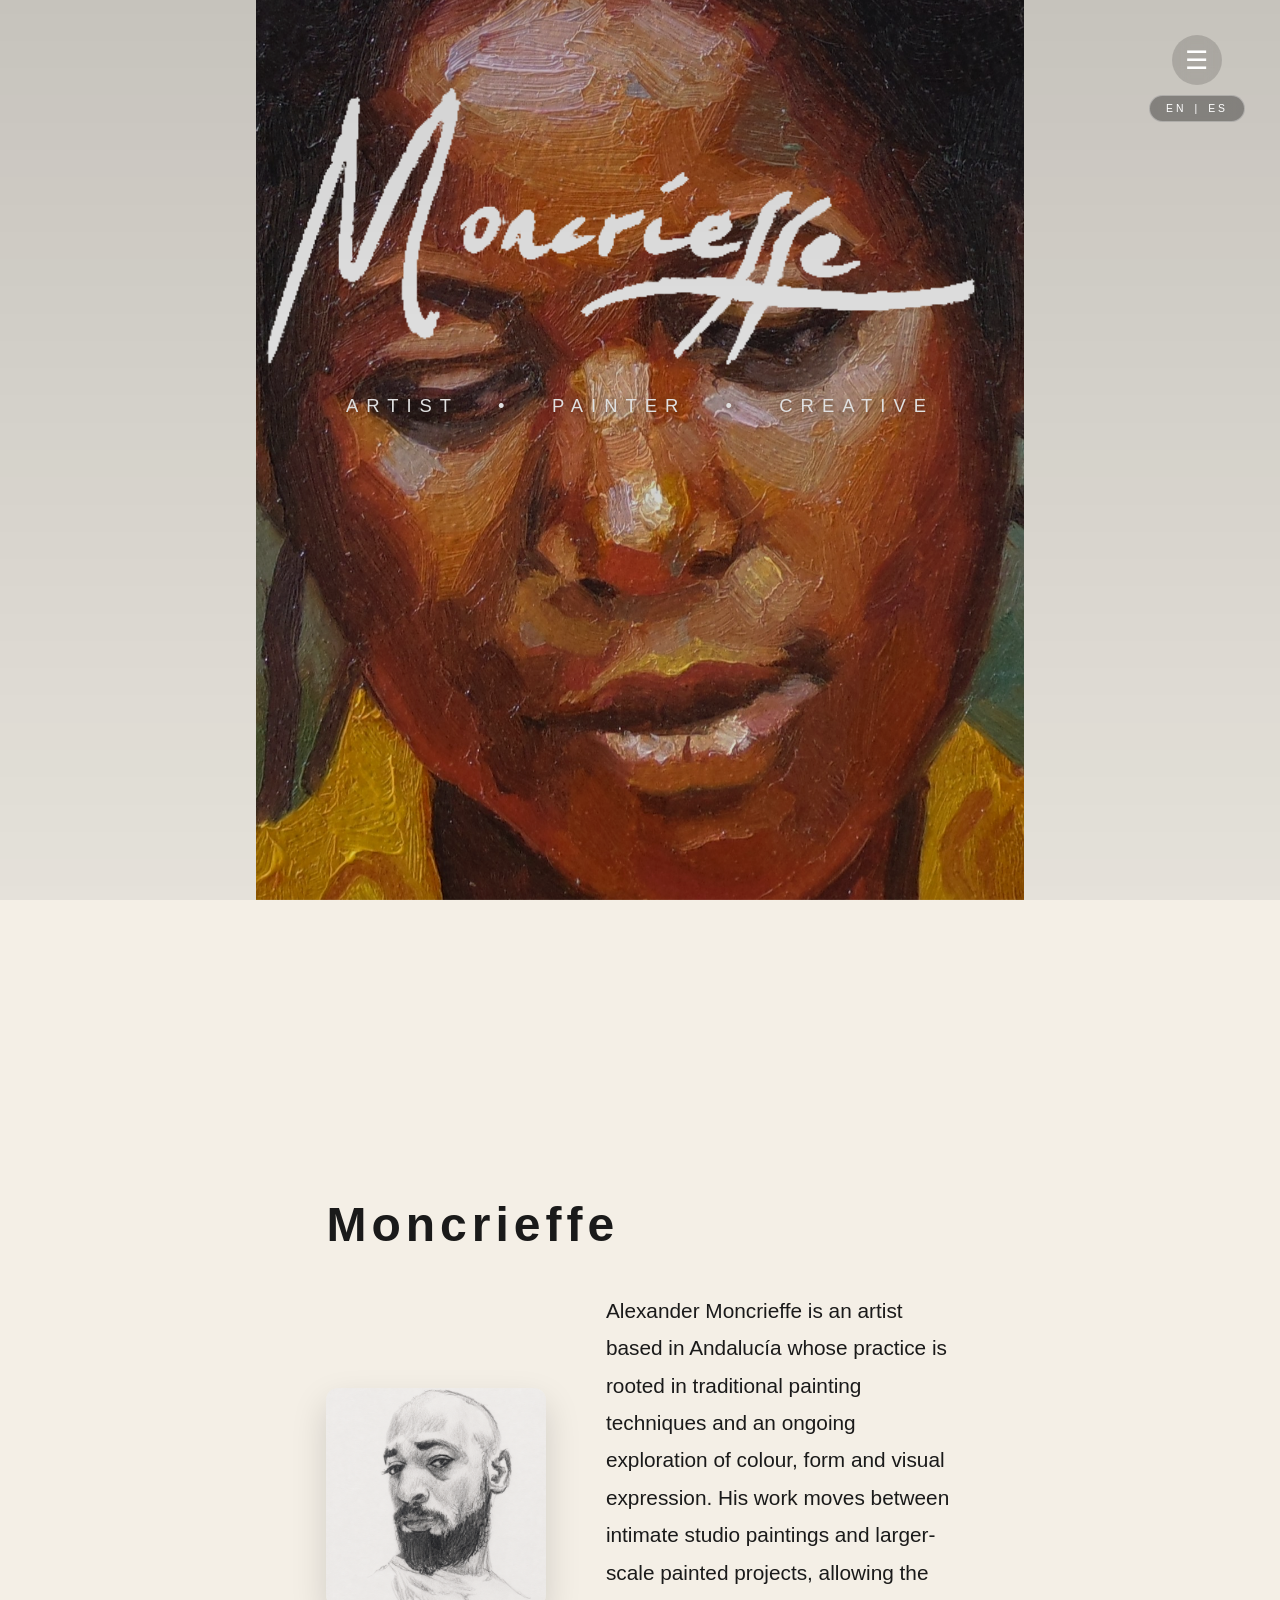
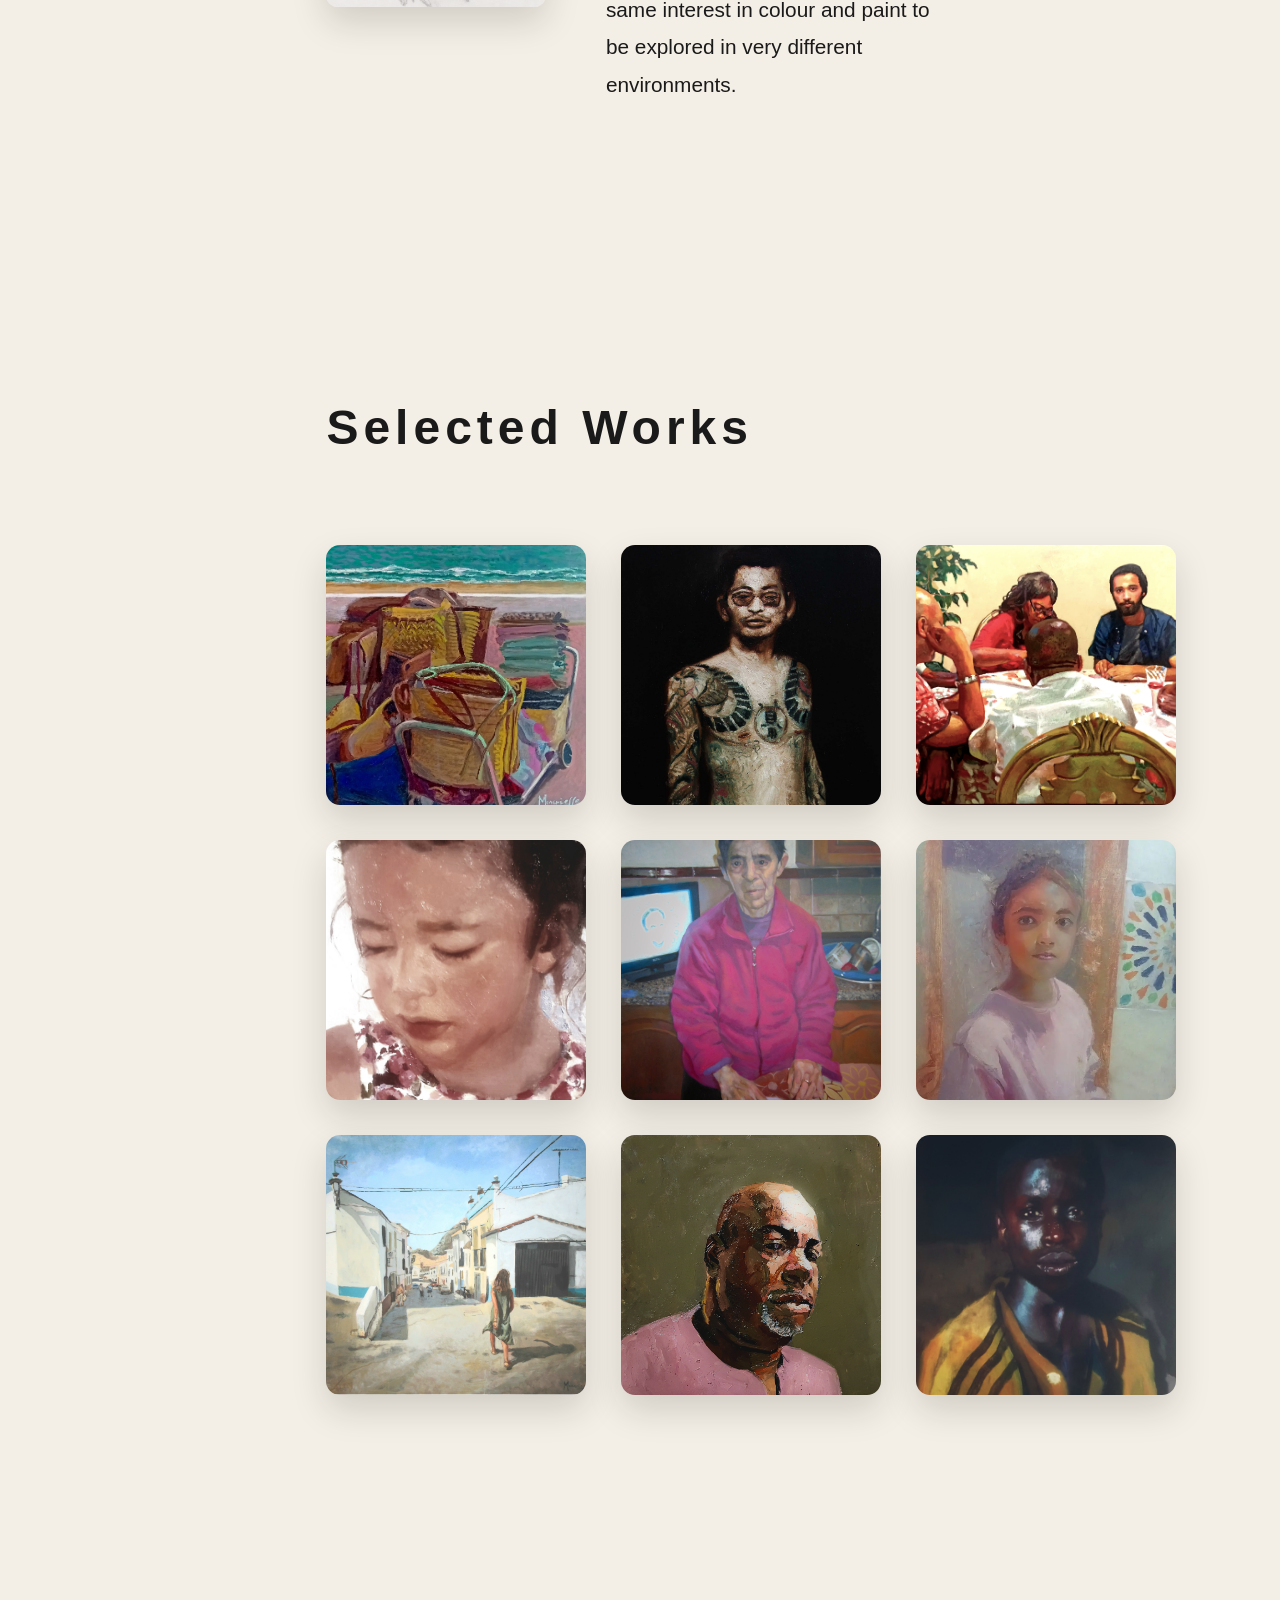
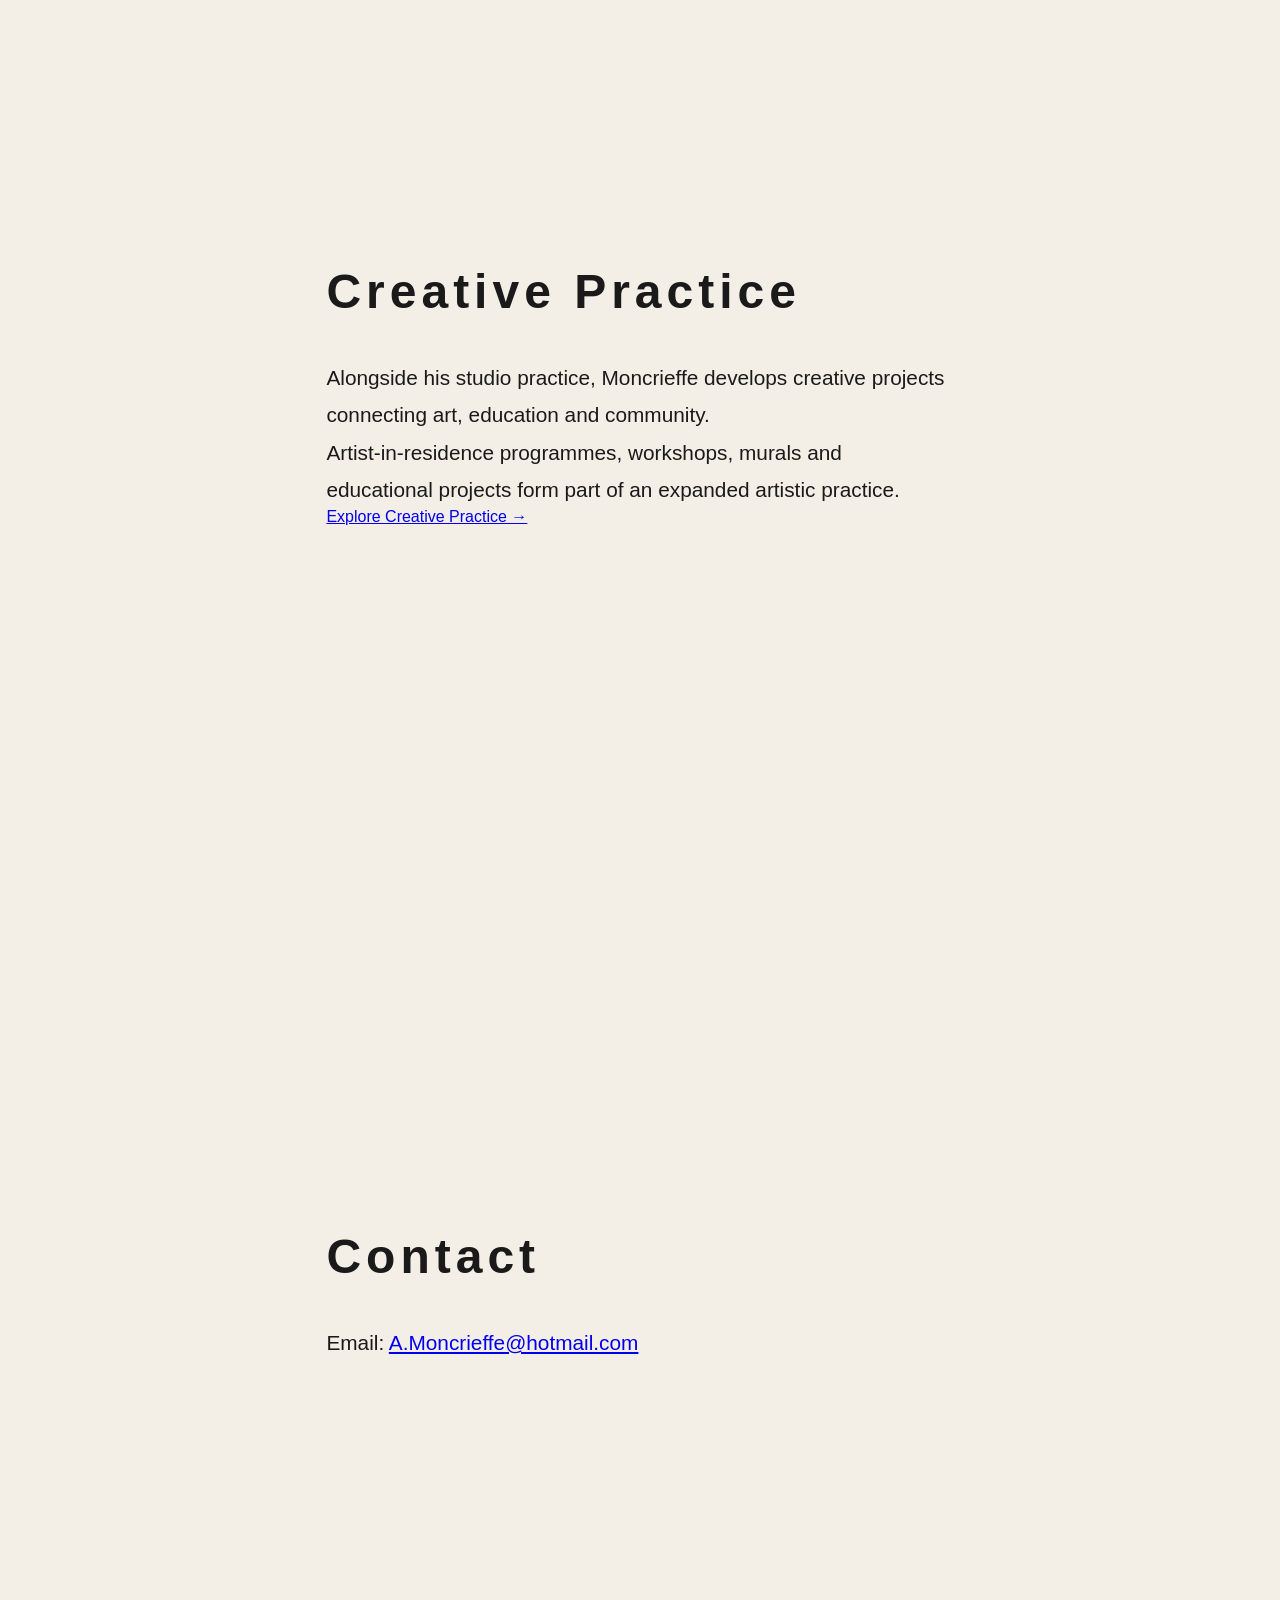
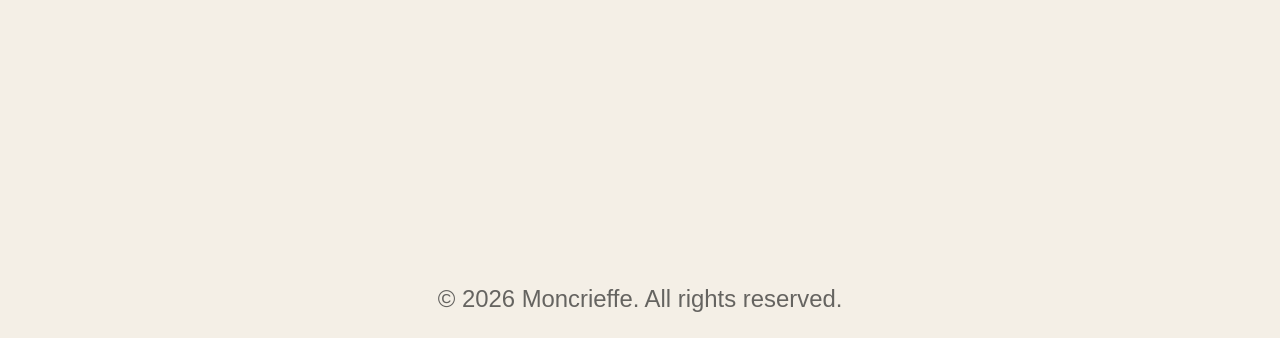
<file: index.html>
﻿<!DOCTYPE html>
<html lang="en">

<head>

<meta charset="UTF-8">
<meta name="viewport" content="width=device-width, initial-scale=1.0">

<title>MONCRIEFFE</title>

<link rel="stylesheet" href="style.css">

</head>

<body>

<nav class="nav-wrapper">

    <div class="main-nav">

        <a href="#about" data-en="Artist" data-es="Artista">Artist</a>
        <a href="#works" data-en="Works" data-es="Obras">Works</a>
        <a href="#shop">Shop</a>
        <a href="#practice" data-en="Creative Practice" data-es="Práctica Creativa">Creative Practice</a>
        <a href="#contact" data-en="Contact" data-es="Contacto">Contact</a>

    </div>

    <div class="nav-buttons">

<button class="menu-toggle">☰</button>

<div class="language-switch">
<button onclick="setLanguage('en')">EN</button>
<span>|</span>
<button onclick="setLanguage('es')">ES</button>
</div>

</div>

</nav>


<header class="hero">

    <img src="images/hero.jpg" class="hero-image" alt="Moncrieffe">

    <div class="hero-overlay">

    <img src="images/logo.png" class="logo" alt="Moncrieffe Logo">

    <h1 class="tagline">
        <span data-en="ARTIST" data-es="ARTISTA">ARTIST</span> &nbsp;&nbsp;•&nbsp;&nbsp; <span data-en="PAINTER" data-es="PINTOR">PAINTER</span> &nbsp;&nbsp;•&nbsp;&nbsp; <span data-en="CREATIVE" data-es="CREATIVO">CREATIVE</span>
    </h1>

</div>

</header>

<section class="content">

    <section id="about">

    <h2>Moncrieffe</h2>

    <div class="about-layout">

        <img src="images/artist.jpg" class="artist-drawing artwork" alt="Drawing of Alexander Moncrieffe">

        <p id="about-text">
            Alexander Moncrieffe is an artist based in Andalucía whose practice is rooted in traditional painting techniques and an ongoing exploration of colour, form and visual expression. His work moves between intimate studio paintings and larger-scale painted projects, allowing the same interest in colour and paint to be explored in very different environments.</p>

    </div>

</section>

    <section id="works">

        <h2 data-en="Selected Works" data-es="Obras Seleccionadas">Selected Works</h2>

        <div class="gallery">

            <img src="images/portfolio-banner.png" class="artwork" alt="Selected Works">
            <img src="images/20201031_123405.jpg" class="artwork" alt="Artwork 20201031">

            <img src="images/work-03.jpg" class="artwork" alt="Artwork 3">

            <img src="images/work-04.jpg" class="artwork" alt="Artwork 4">

            <img src="images/work-05.jpg" class="artwork" alt="Artwork 5">

            <img src="images/work-02.jfif" class="artwork" alt="Moncrieffe Artwork">

            <img src="images/MAR.jpg" class="artwork" alt="MAR Artwork">

            <img src="images/20200207_194946.jpg" class="artwork" alt="Artwork">

            <img src="images/1000073651.jpg" class="artwork" alt="Artwork">

        </div>

    </section>
    <section id="practice">

        <h2 data-en="Creative Practice" data-es="Práctica Creativa">Creative Practice</h2>

        <p>
            <span data-en="Alongside his studio practice, Moncrieffe develops creative projects" data-es="Junto a su trabajo de estudio, Moncrieffe desarrolla proyectos creativos">Alongside his studio practice, Moncrieffe develops creative projects</span>
            connecting art, education and community.
        </p>

        <p>
            <span data-en="Artist-in-residence programmes, workshops, murals and educational" data-es="Los programas de artista en residencia, los talleres, los murales y los proyectos educativos">Artist-in-residence programmes, workshops, murals and educational</span>
            <span data-en="projects form part of an expanded artistic practice." data-es="forman parte de una práctica artística más amplia.">projects form part of an expanded artistic practice.</span>
        </p>

        <a href="creative-practice.html">
            <span data-en="Explore Creative Practice →" data-es="Explorar la Práctica Creativa →">Explore Creative Practice →</span>
        </a>

    </section>



    

    <section id="contact">

        <h2 data-en="Contact" data-es="Contacto">Contact</h2>

        <p>
            Email:
            <a href="mailto:A.Moncrieffe@hotmail.com">
                A.Moncrieffe@hotmail.com
            </a>
        </p>

    </section>

</section>



<div id="lightbox">
<img id="lightbox-image">
</div>

<script>

const images=document.querySelectorAll(".artwork");
const box=document.getElementById("lightbox");
const boxImage=document.getElementById("lightbox-image");

images.forEach(img=>{
    img.onclick=()=>{
        boxImage.src=img.src;
        box.style.display="flex";
    }
});

box.onclick=()=>{
    box.style.display="none";
};


const navWrapper=document.querySelector(".nav-wrapper");
const menuToggle=document.querySelector(".menu-toggle");
const navLinks=document.querySelectorAll(".main-nav a");


menuToggle.onclick=()=>{

    navWrapper.classList.toggle("open");

};


navLinks.forEach(link=>{

    link.onclick=()=>{

        navWrapper.classList.remove("open");

    }

});


window.addEventListener("scroll",()=>{

    navWrapper.classList.remove("open");

});


function setLanguage(language){

    document.querySelectorAll("[data-en]").forEach(element => {

        if(language === "es"){
            element.textContent = element.dataset.es;
        } else {
            element.textContent = element.dataset.en;
        }

    });

    const aboutText = document.getElementById("about-text");

    if(language === "es"){
        aboutText.textContent = "Alexander Moncrieffe es un artista afincado en Andalucía cuya práctica se basa en técnicas tradicionales de pintura y en una exploración continua del color, la forma y la expresión visual. Su trabajo se mueve entre pinturas de estudio de carácter íntimo y proyectos pictóricos de mayor escala, permitiendo explorar el mismo interés por el color y la pintura en entornos muy diferentes.";
    } else {
        aboutText.textContent = "Alexander Moncrieffe is an artist based in Andalucía whose practice is rooted in traditional painting techniques and an ongoing exploration of colour, form and visual expression. His work moves between intimate studio paintings and larger-scale painted projects, allowing the same interest in colour and paint to be explored in very different environments.";
    }

    document.documentElement.lang = language;
}

</script>


<footer class="site-footer">

    <p data-en="© 2026 Moncrieffe. All rights reserved."
       data-es="© 2026 Moncrieffe. Todos los derechos reservados.">
        © 2026 Moncrieffe. All rights reserved.
    </p>

</footer>
</body>


</html>
</file>
<file: style.css>
﻿* {
margin:0;
padding:0;
box-sizing:border-box;
}


body {

background:#f4efe6;
color:#1a1a1a;
font-family:Arial, Helvetica, sans-serif;

}



.hero {

    background:#f2eee6;


height:100vh;
width:100%;
position:relative;
overflow:hidden;

}



.hero-image {

    width:100%;
    height:100%;
    object-fit:cover;
    object-position:center 5%;
    filter:saturate(0.95) contrast(1.05) brightness(0.92);

}



.logo-overlay {

position:fixed;
top:70px;
left:50%;
transform:translateX(-50%);
text-align:center;
z-index:2;

}



.logo-overlay img {

width:650px;
max-width:80vw;
filter:brightness(0) invert(1);

}



.logo-overlay h2 {

color:white;
font-size:1.2rem;
letter-spacing:8px;
margin-top:25px;
font-weight:300;

}



section {

min-height:100vh;
padding:100px 15%;
display:flex;
flex-direction:column;
justify-content:center;

}



section h2 {

font-size:3rem;
letter-spacing:5px;
margin-bottom:40px;

}



section p {

font-size:1.3rem;
line-height:1.8;
max-width:800px;

}



.about,
.studio,
.portfolio,
.contact {

background:#ebe3d6;

}

.hero::after {

    content:"";
    position:fixed;
    inset:0;
    background:linear-gradient(
        rgba(0,0,0,0.18),
        rgba(0,0,0,0.05)
    );

    pointer-events:none;

}


@media (min-width:769px) {

.hero-image {

    width:60%;
    position:relative;
    left:50%;
    transform:translateX(-50%);
    height:100%;
    object-fit:cover;
    margin:auto;
    object-position:center 15%;

}

}



.portfolio-section{
    max-width:1200px;
    margin:120px auto;
    padding:0 40px;
    text-align:center;
}

.portfolio-section h2{
    font-size:3rem;
    margin-bottom:40px;
    font-weight:300;
    letter-spacing:2px;
}

.portfolio-banner{
    width:100%;
    max-width:1100px;
    display:block;
    margin:0 auto 40px auto;
    border-radius:8px;
    box-shadow:0 20px 50px rgba(0,0,0,.18);
}

.portfolio-intro{
    max-width:800px;
    margin:auto;
    font-size:1.15rem;
    line-height:1.8;
    color:#555;
}


.hero{
    position:relative;
}

.hero-overlay{
    position:absolute;
    inset:0;
    display:flex;
    flex-direction:column;
    justify-content:flex-start;
    align-items:center;
    padding-top:40px;
    pointer-events:none;
}



.tagline{
    margin-top:20px;
    color:white;
    font-size:1.15rem;
    letter-spacing:8px;
    font-weight:300;
    text-transform:uppercase;
    text-shadow:0 2px 10px rgba(0,0,0,.45);
}


.logo{
    width:min(900px,85vw);
    height:auto;
    filter: brightness(0) invert(1);
}


.main-nav{
    position:fixed;
    top:35px;
    left:50%;
    transform:translateX(-50%);
    z-index:10;
    display:flex;
    gap:45px;
}

.main-nav a{
    color:white;
    text-decoration:none;
    font-size:0.9rem;
    letter-spacing:3px;
    text-transform:uppercase;
    font-weight:300;
    text-shadow:0 2px 8px rgba(0,0,0,.5);
    transition:opacity .3s ease;
}

.main-nav a:hover{
    opacity:.6;
}

html{
    scroll-behavior:smooth;
}

@media(max-width:700px){

    .main-nav{
        gap:15px;
        top:20px;
    }

    .main-nav a{
        font-size:.65rem;
        letter-spacing:1px;
    }

}


.main-nav{
    background:rgba(0,0,0,0.15);
    backdrop-filter:blur(8px);
    padding:15px 30px;
    border-radius:40px;
}





/* FINAL SINGLE MOBILE SYSTEM */


/* SINGLE MOBILE HERO RULE */

@media (max-width:768px){

html,body{
    width:100%;
    max-width:100%;
    overflow-x:hidden;
}

.hero{
    width:100%;
    height:100vh;
    position:relative;
    overflow:hidden;
}

.hero-image{
    position:absolute;
    top:0;
    left:0;
    width:100%;
    height:100%;
    object-fit:cover;
    object-position:center center;
}

.hero-overlay{
    position:absolute;
    inset:0;
    width:100%;
    height:100%;
    display:flex;
    flex-direction:column;
    align-items:center;
    justify-content:flex-start;
    padding-top:40px;
}

.logo{
    width:80%;
    margin:0 auto;
}

.tagline{
    width:100%;
    text-align:center;
}

}


/* DESKTOP PARALLAX SMOOTHING ONLY */

@media (min-width:769px){

.hero-image{
    transform-origin:center center;
    will-change:transform;
}

}




/* ==============================
   MONCRIEFFE ART GALLERY
   ============================== */


.gallery{

    display:grid;

    grid-template-columns:
    repeat(auto-fit,minmax(260px,1fr));

    gap:35px;

    max-width:1100px;

    margin:50px auto;

}



.artwork{

    width:100%;

    aspect-ratio:1 / 1;

    object-fit:cover;

    border-radius:14px;

    cursor:pointer;

    box-shadow:
    0 15px 35px rgba(0,0,0,.15);

    transition:
    transform .35s ease,
    box-shadow .35s ease;

}



.artwork:hover{

    transform:translateY(-8px);

    box-shadow:
    0 25px 45px rgba(0,0,0,.25);

}



/* BLURRED IMAGE VIEWER */


#lightbox{

    display:none;

    position:fixed;

    inset:0;

    z-index:9999;

    align-items:center;

    justify-content:center;

    background:rgba(0,0,0,.25);

    backdrop-filter:blur(18px);

}



#lightbox img{

    max-width:85vw;

    max-height:85vh;

    border-radius:14px;

    box-shadow:
    0 25px 60px rgba(0,0,0,.35);

}



@media(max-width:768px){

.gallery{

    grid-template-columns:1fr;

}


.artwork{

    width:90vw;

}

}


/* ==============================
   DESKTOP GLASS HAMBURGER NAV
   ============================== */


.nav-wrapper{

    position:fixed;

    top:35px;

    right:35px;

    z-index:9999;

    display:flex;

    align-items:center;

    gap:10px;

}


/* CLOSED MENU PILL */

.main-nav{

    display:flex;

    align-items:center;

    gap:35px;

    background:rgba(0,0,0,0.15);

    backdrop-filter:blur(8px);

    padding:15px 30px;

    border-radius:40px;

    overflow:hidden;

    max-width:0;

    opacity:0;

    transform-origin:right center;

    transition:
    max-width .45s ease,
    opacity .3s ease;

}


/* OPEN STATE */

.nav-wrapper.open .main-nav{

    max-width:600px;

    opacity:1;

}



.main-nav a{

    color:white;

    text-decoration:none;

    font-size:.9rem;

    letter-spacing:3px;

    text-transform:uppercase;

    white-space:nowrap;

}



.menu-toggle{

    width:50px;

    height:50px;

    border-radius:50%;

    border:none;

    cursor:pointer;

    font-size:26px;

    color:white;

    background:rgba(0,0,0,.15);

    backdrop-filter:blur(8px);

}


.menu-toggle:hover{

    opacity:.7;

}


/* ==============================
   MOBILE NAVIGATION + GALLERY
   ============================== */


@media(max-width:768px){





/* mobile keeps same glass pill style */

.nav-wrapper{

    right:15px;
    top:20px;

}


.nav-wrapper.open .main-nav{

    max-width:90vw;

}


.main-nav{

    flex-direction:row;

    align-items:center;

    gap:18px;

    padding:12px 20px;

}


.main-nav a{

    font-size:.65rem;

    letter-spacing:1px;

}


/* mobile gallery */

.gallery{

    grid-template-columns:1fr;

    gap:25px;

}


.artwork{

    width:90vw;

    margin:auto;

}


}





/* MOBILE NAV WIDTH FIX */

@media(max-width:768px){

.nav-wrapper.open .main-nav{

    max-width:calc(100vw - 30px);

}


.main-nav{

    gap:12px;

    padding:12px 18px;

}


.main-nav a{

    font-size:.58rem;

    letter-spacing:1px;

    white-space:nowrap;

}

}


/* ==============================
   MOBILE NAV WIDTH CORRECTION
   ============================== */

@media(max-width:768px){

.nav-wrapper.open .main-nav{

    max-width:calc(100vw - 40px);
    box-sizing:border-box;

}


.main-nav{

    gap:10px;
    padding:12px 16px;
    box-sizing:border-box;

}


.main-nav a{

    font-size:.55rem;
    letter-spacing:1px;
    white-space:nowrap;

}

}


/* ==============================
   MOBILE NAV FINAL WIDTH FIX
   ============================== */

@media(max-width:768px){

.nav-wrapper{

    right:15px;

}


.nav-wrapper.open .main-nav{

    max-width:calc(100vw - 80px);

}


.main-nav{

    gap:10px;

    padding:10px 14px;

}


.main-nav a{

    font-size:.48rem;

    letter-spacing:.8px;

}


.menu-toggle{

    width:42px;

    height:42px;

    font-size:22px;

}

}


/* ==============================
   MOBILE CONTENT ALIGNMENT FIX
   ============================== */

@media(max-width:768px){

section{

    width:100%;
    max-width:100%;
    box-sizing:border-box;

    padding-left:20px;
    padding-right:20px;

    overflow:hidden;

}


p{

    width:100%;
    max-width:100%;

    text-align:left;

    line-height:1.7;

}


h2{

    text-align:center;

}


/* artist text */

#about p{

    max-width:100%;

    margin-left:auto;
    margin-right:auto;

}


/* gallery */

.gallery{

    width:100%;

    grid-template-columns:1fr;

    justify-items:center;

}


.artwork{

    width:100%;

    max-width:320px;

    height:auto;

    aspect-ratio:1 / 1;

}


/* prevent any section pushing sideways */

#projects,
#contact,
#works{

    overflow:hidden;

    width:100%;

}


}


/* ==============================
   MOBILE SECTION RESET
   ============================== */

@media(max-width:768px){

section{

    min-height:auto;

    width:100%;

    padding:60px 20px;

    display:flex;

    flex-direction:column;

    justify-content:flex-start;

    align-items:stretch;

}


section h2{

    font-size:2rem;

    text-align:center;

    letter-spacing:3px;

}


section p{

    width:100%;

    max-width:none;

    font-size:1.05rem;

    line-height:1.7;

    text-align:left;

}


.gallery{

    width:100%;

}


.artwork{

    max-width:100%;

}

}


/* MOBILE TAGLINE COMPACT VERSION */

@media(max-width:768px){

.tagline{

    font-size:0.75rem;
    letter-spacing:2px;
    white-space:nowrap;
    margin-top:15px;

}

}


/* ==============================
   CREATIVE PRACTICE PAGE
   ============================== */


.practice-hero{

    width:100%;
    height:70vh;
    overflow:hidden;

}


.practice-image{

    width:100%;
    height:100%;
    object-fit:cover;

}



.practice-content{

    min-height:60vh;

    padding:100px 15%;

    display:flex;
    flex-direction:column;
    justify-content:center;

    background:#ebe3d6;

}



.practice-content h1{

    font-size:3rem;

    letter-spacing:5px;

    margin-bottom:40px;

    font-weight:300;

}



.practice-content p{

    max-width:800px;

    font-size:1.3rem;

    line-height:1.8;

    margin-bottom:25px;

}



@media(max-width:768px){


.practice-hero{

    height:45vh;

}



.practice-content{

    padding:60px 25px;

    text-align:left;

}



.practice-content h1{

    font-size:2rem;

    letter-spacing:3px;

}



.practice-content p{

    font-size:1rem;

    line-height:1.7;

}


}


/* ==============================
   CREATIVE PRACTICE GALLERY
   ============================== */


.practice-gallery{

    display:grid;

    grid-template-columns:repeat(3,1fr);

    gap:30px;

    max-width:1100px;

    margin:60px auto;

    padding:0 40px;

}


.practice-gallery img{

    width:100%;

    aspect-ratio:1 / 1;

    object-fit:cover;

    border-radius:14px;

    box-shadow:
    0 15px 35px rgba(0,0,0,.15);

    transition:.35s ease;

}


.practice-gallery img:hover{

    transform:translateY(-8px);

}



@media(max-width:768px){


.practice-gallery{

    grid-template-columns:1fr;

    padding:0 25px;

}


.practice-gallery img{

    width:100%;

}


}


.practice-artwork{

    cursor:pointer;

}


#lightbox{

    display:none;

    position:fixed;

    inset:0;

    z-index:9999;

    align-items:center;

    justify-content:center;

    background:rgba(0,0,0,.25);

    backdrop-filter:blur(18px);

}


#lightbox img{

    max-width:85vw;

    max-height:85vh;

    border-radius:14px;

    box-shadow:
    0 25px 60px rgba(0,0,0,.35);

}


/* ABOUT ARTIST LAYOUT */

.about-layout{
    display:flex;
    align-items:center;
    gap:60px;
}

.artist-drawing{
    width:220px;
    max-width:35%;
    height:auto;
}

.about-layout p{
    flex:1;
}

@media(max-width:768px){

.about-layout{
    flex-direction:column;
}

.artist-drawing{
    max-width:80%;
}

}


/* MATCH ARTWORK CORNERS */

.artist-drawing{
    border-radius:12px;
}



/* BURGER + LANGUAGE CONTROLS */

.nav-buttons{

    display:flex;
    flex-direction:column;
    align-items:center;
    gap:10px;

}


.language-switch{

    display:flex;
    align-items:center;
    justify-content:center;

    gap:8px;

    padding:7px 16px;

    background:rgba(0,0,0,.35);

    border:1px solid rgba(255,255,255,.35);

    border-radius:30px;

    backdrop-filter:blur(8px);

    color:white;

    font-size:.65rem;

    letter-spacing:3px;

}


.language-switch button{

    background:none;
    border:none;
    color:white;

    cursor:pointer;

    font-size:.65rem;
    letter-spacing:3px;

}


/* DESKTOP NAV WIDTH FIX */

@media (min-width:769px){

.nav-wrapper.open .main-nav{
    max-width:650px;
    width:max-content;
}

}


/* FINAL DESKTOP LANGUAGE PILL OVERRIDE */

@media (min-width:769px){

.language-switch{
    background:rgba(0,0,0,0.35) !important;
    border:1px solid rgba(255,255,255,0.35) !important;
    border-radius:30px !important;

    padding:7px 16px !important;

    display:flex !important;
    align-items:center !important;
    justify-content:center !important;

    gap:8px !important;

    backdrop-filter:blur(8px);

}


.language-switch button{

    background:transparent !important;
    border:none !important;
    border-radius:0 !important;

    color:white !important;

    width:auto !important;
    height:auto !important;

    padding:0 !important;
    margin:0 !important;

    font-size:.65rem !important;
    letter-spacing:3px !important;

}

}


/* COPYRIGHT FOOTER */

.site-footer {
    text-align: center;
    padding: 40px 20px 25px;
    font-size: 23.88px;
    opacity: 0.65;
}

.site-footer p {
    margin: 0;
}
</file>
